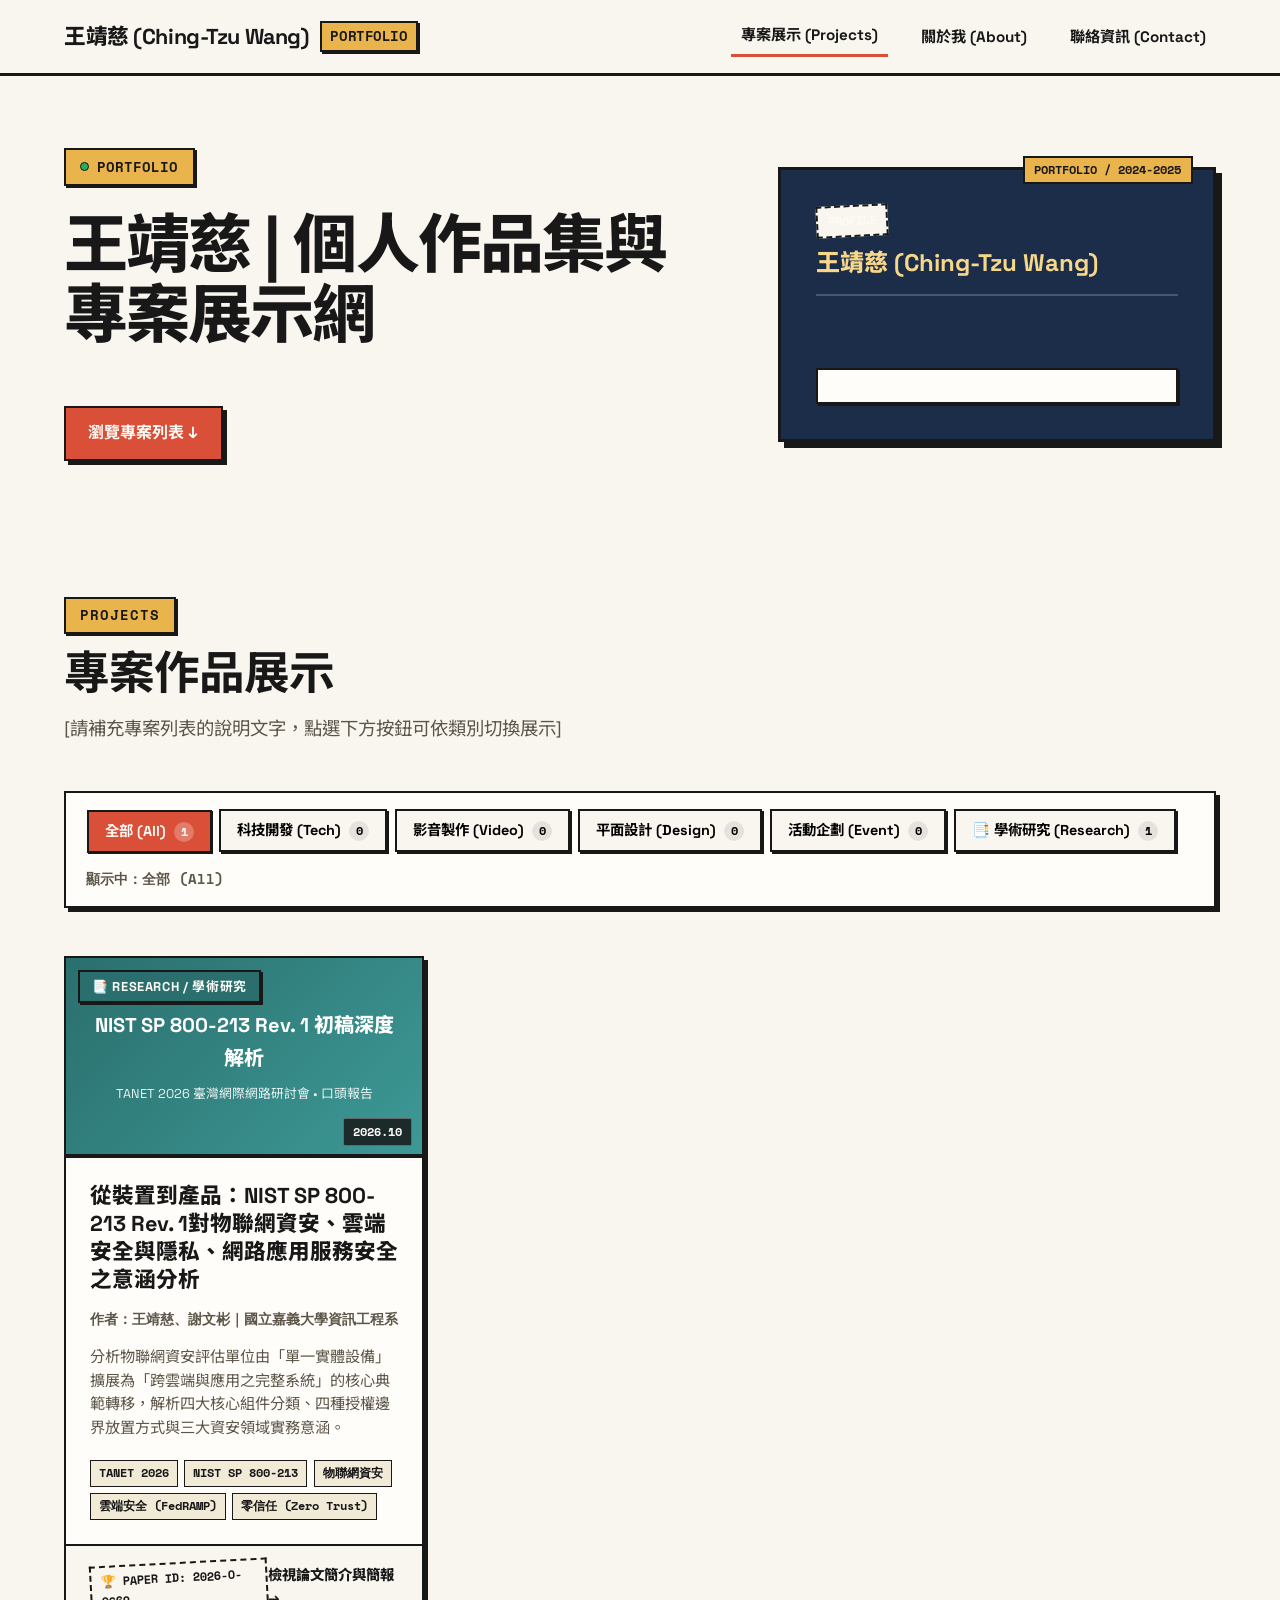
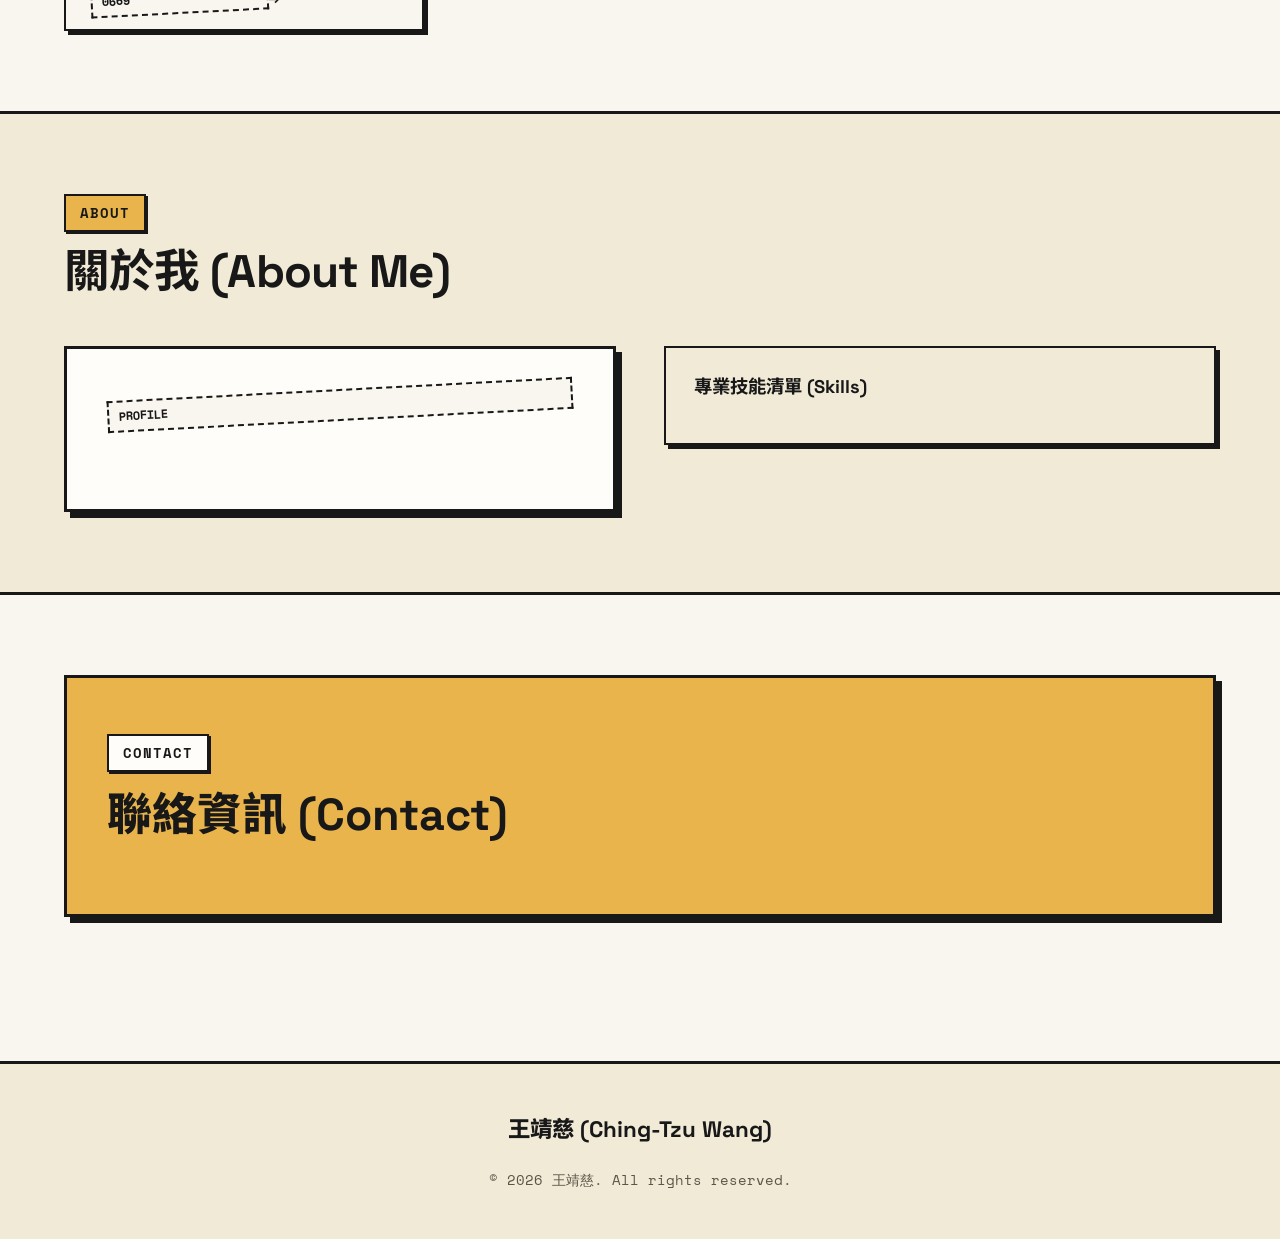
<file: index.html>
<!DOCTYPE html>
<html lang="zh-TW">
<head>
  <meta charset="UTF-8">
  <meta name="viewport" content="width=device-width, initial-scale=1.0">
  <title>王靖慈 | 個人作品集與專案展示網</title>
  
  <!-- Google Fonts -->
  <link rel="preconnect" href="https://fonts.googleapis.com">
  <link rel="preconnect" href="https://fonts.gstatic.com" crossorigin>
  <link href="https://fonts.googleapis.com/css2?family=Noto+Sans+TC:wght@400;500;700;900&family=Noto+Serif+TC:wght@600;900&family=Playfair+Display:ital,wght@0,700;1,700&family=Plus+Jakarta+Sans:wght@400;500;600;700&family=Space+Grotesk:wght@600;700;800&family=Space+Mono:wght@400;700&display=swap" rel="stylesheet">
  
  <!-- Core Stylesheet -->
  <link rel="stylesheet" href="assets/css/style.css">
</head>
<body>

  <!-- ==========================================================================
       1. Navigation Bar (導覽列)
       ========================================================================== -->
  <header class="site-nav">
    <div class="container nav-container">
      <a href="index.html" class="nav-logo">
        <span>王靖慈 (Ching-Tzu Wang)</span>
        <span class="nav-logo-badge">PORTFOLIO</span>
      </a>

      <button class="nav-mobile-toggle" aria-label="切換選單" aria-expanded="false">
        ☰
      </button>

      <nav class="nav-links">
        <a href="#projects" class="nav-link active">專案展示 (Projects)</a>
        <a href="#about" class="nav-link">關於我 (About)</a>
        <a href="#contact" class="nav-link">聯絡資訊 (Contact)</a>
      </nav>
    </div>
  </header>

  <!-- ==========================================================================
       2. Hero Section (自我介紹區)
       ========================================================================== -->
  <section class="section hero-section">
    <div class="container hero-grid">
      <!-- 簡介文字區 -->
      <div class="hero-content">
        <div class="hero-pill-badge">
          <span class="indicator"></span>
          <span>PORTFOLIO</span>
        </div>

        <h1 class="hero-title">
          王靖慈 | 個人作品集與專案展示網
        </h1>

        <p class="hero-lead">
          <!-- 自我介紹待補充 -->
        </p>

        <div class="hero-cta-group">
          <a href="#projects" class="btn btn-primary">瀏覽專案列表 ↓</a>
        </div>
      </div>

      <!-- 復古資訊卡片 -->
      <div class="hero-visual-card">
        <div class="hero-card-header">
          <span class="stamp">PROFILE</span>
          <h2 class="role-title" style="margin-top: 0.75rem;">王靖慈 (Ching-Tzu Wang)</h2>
        </div>

        <p style="font-size: 0.95rem; line-height: 1.6;">
          <!-- 個人簡介待補充 -->
        </p>

        <div class="hero-card-tags">
          <!-- 標籤待補充 -->
        </div>

        <div class="hero-card-footer">
          <p><!-- 引言待補充 --></p>
        </div>
      </div>
    </div>
  </section>

  <!-- ==========================================================================
       3. Projects Showcase Section (專案動態篩選器與網格)
       ========================================================================== -->
  <section id="projects" class="section">
    <div class="container">
      <div class="section-header">
        <span class="section-tag">PROJECTS</span>
        <h2 class="section-title">專案作品展示</h2>
        <p class="section-subtitle">
          [請補充專案列表的說明文字，點選下方按鈕可依類別切換展示]
        </p>
      </div>

      <!-- 篩選器 (Filter Bar) -->
      <div class="filter-wrapper">
        <nav class="filter-nav" aria-label="專案類別篩選">
          <button class="filter-btn active" data-filter="all">
            全部 (All) <span class="count">0</span>
          </button>
          <button class="filter-btn" data-filter="tech">
            科技開發 (Tech) <span class="count">0</span>
          </button>
          <button class="filter-btn" data-filter="video">
            影音製作 (Video) <span class="count">0</span>
          </button>
          <button class="filter-btn" data-filter="design">
            平面設計 (Design) <span class="count">0</span>
          </button>
          <button class="filter-btn" data-filter="event">
            活動企劃 (Event) <span class="count">0</span>
          </button>
          <button class="filter-btn" data-filter="research">
            📑 學術研究 (Research) <span class="count">0</span>
          </button>
        </nav>
        <div class="filter-info">
          顯示中：全部 (All)
        </div>
      </div>

      <!-- 專案網格 (Projects Grid) -->
      <div class="projects-grid">
        <!-- 
          【專案卡片放置區】
          當新增專案時，請依據以下卡片結構在此處插入新卡片，並確保具備對應的 data-category 屬性。
        -->
        <!-- TANET 2026 研討會論文專案 -->
        <article class="project-card" data-category="research">
          <div class="card-media">
            <div class="card-media-placeholder bg-research">
              <span>NIST SP 800-213 Rev. 1 初稿深度解析</span>
              <small style="font-size: 0.8rem; font-weight: normal; opacity: 0.9;">TANET 2026 臺灣網際網路研討會 • 口頭報告</small>
            </div>
            <div class="card-media-badge">
              <span class="badge badge-research">📑 RESEARCH / 學術研究</span>
            </div>
            <div class="card-media-timeline">2026.10</div>
          </div>

          <div class="card-body">
            <h3 class="card-title">
              <a href="projects/2026-10-tanet-nist-sp800-213r1.html">從裝置到產品：NIST SP 800-213 Rev. 1對物聯網資安、雲端安全與隱私、網路應用服務安全之意涵分析</a>
            </h3>
            <div class="card-role-meta">
              <span>作者：王靖慈、謝文彬｜國立嘉義大學資訊工程系</span>
            </div>
            <p class="card-excerpt">
              分析物聯網資安評估單位由「單一實體設備」擴展為「跨雲端與應用之完整系統」的核心典範轉移，解析四大核心組件分類、四種授權邊界放置方式與三大資安領域實務意涵。
            </p>
            <div class="card-tags">
              <span class="card-tag-item">TANET 2026</span>
              <span class="card-tag-item">NIST SP 800-213</span>
              <span class="card-tag-item">物聯網資安</span>
              <span class="card-tag-item">雲端安全 (FedRAMP)</span>
              <span class="card-tag-item">零信任 (Zero Trust)</span>
            </div>
          </div>

          <div class="card-footer">
            <span class="stamp">🏆 Paper ID: 2026-O-0669</span>
            <a href="projects/2026-10-tanet-nist-sp800-213r1.html" class="learn-more">
              檢視論文簡介與簡報 →
            </a>
          </div>
        </article>
      </div>

      <!-- 無符合專案之空狀態提示 (Empty State) -->
      <div class="empty-state" style="display: none;">
        <h3 style="font-size: 1.5rem; margin-bottom: 0.5rem;">此分類目前尚無專案</h3>
        <p style="color: var(--text-muted); margin-bottom: 1.5rem;">點擊下方按鈕可回到全部專案列表。</p>
        <button class="btn btn-mustard" onclick="document.querySelector('.filter-btn[data-filter=\'all\']').click()">顯示全部作品</button>
      </div>

    </div>
  </section>

  <!-- ==========================================================================
       4. About Section (關於我)
       ========================================================================== -->
  <section id="about" class="section" style="background-color: var(--bg-secondary); border-top: var(--border-width-thick) solid var(--border-dark); border-bottom: var(--border-width-thick) solid var(--border-dark);">
    <div class="container">
      <div class="section-header">
        <span class="section-tag">ABOUT</span>
        <h2 class="section-title">關於我 (About Me)</h2>
      </div>

      <div class="about-grid">
        <div class="about-card-left">
          <span class="stamp">PROFILE</span>
          <h3 style="font-size: 1.5rem; line-height: 1.3;">
            <!-- 理念或簡介待補充 -->
          </h3>
          <p style="color: var(--text-muted); line-height: 1.7;">
            <!-- 個人經歷待補充 -->
          </p>
        </div>

        <div class="about-card-right">
          <div class="skill-matrix-card">
            <h4 class="skill-matrix-title">專業技能清單 (Skills)</h4>
            <div class="skill-pill-list">
              <!-- 技能標籤待補充 -->
            </div>
          </div>
        </div>
      </div>
    </div>
  </section>

  <!-- ==========================================================================
       5. Contact Section (聯絡資訊)
       ========================================================================== -->
  <section id="contact" class="section">
    <div class="container">
      <div class="contact-box">
        <div>
          <span class="section-tag" style="background-color: var(--bg-card);">CONTACT</span>
          <h2 style="font-size: clamp(2rem, 4vw, 2.8rem); margin: 1rem 0; font-weight: 800;">
            聯絡資訊 (Contact)
          </h2>
          <p style="font-size: 1.15rem; line-height: 1.6; max-width: 540px;">
            <!-- 聯絡說明待補充 -->
          </p>
        </div>

        <div class="contact-links">
          <!-- 聯絡方式待補充 -->
        </div>
      </div>
    </div>
  </section>

  <!-- ==========================================================================
       6. Footer (頁尾)
       ========================================================================== -->
  <footer class="site-footer">
    <div class="container footer-content">
      <div class="footer-brand">
        王靖慈 (Ching-Tzu Wang)
      </div>
      <div class="footer-meta">
        © 2026 王靖慈. All rights reserved.
      </div>
    </div>
  </footer>

  <!-- 回到頂端按鈕 -->
  <button class="back-to-top" aria-label="回到頁面頂端">↑</button>

  <!-- 核心腳本 -->
  <script src="assets/js/main.js"></script>
</body>
</html>
</file>
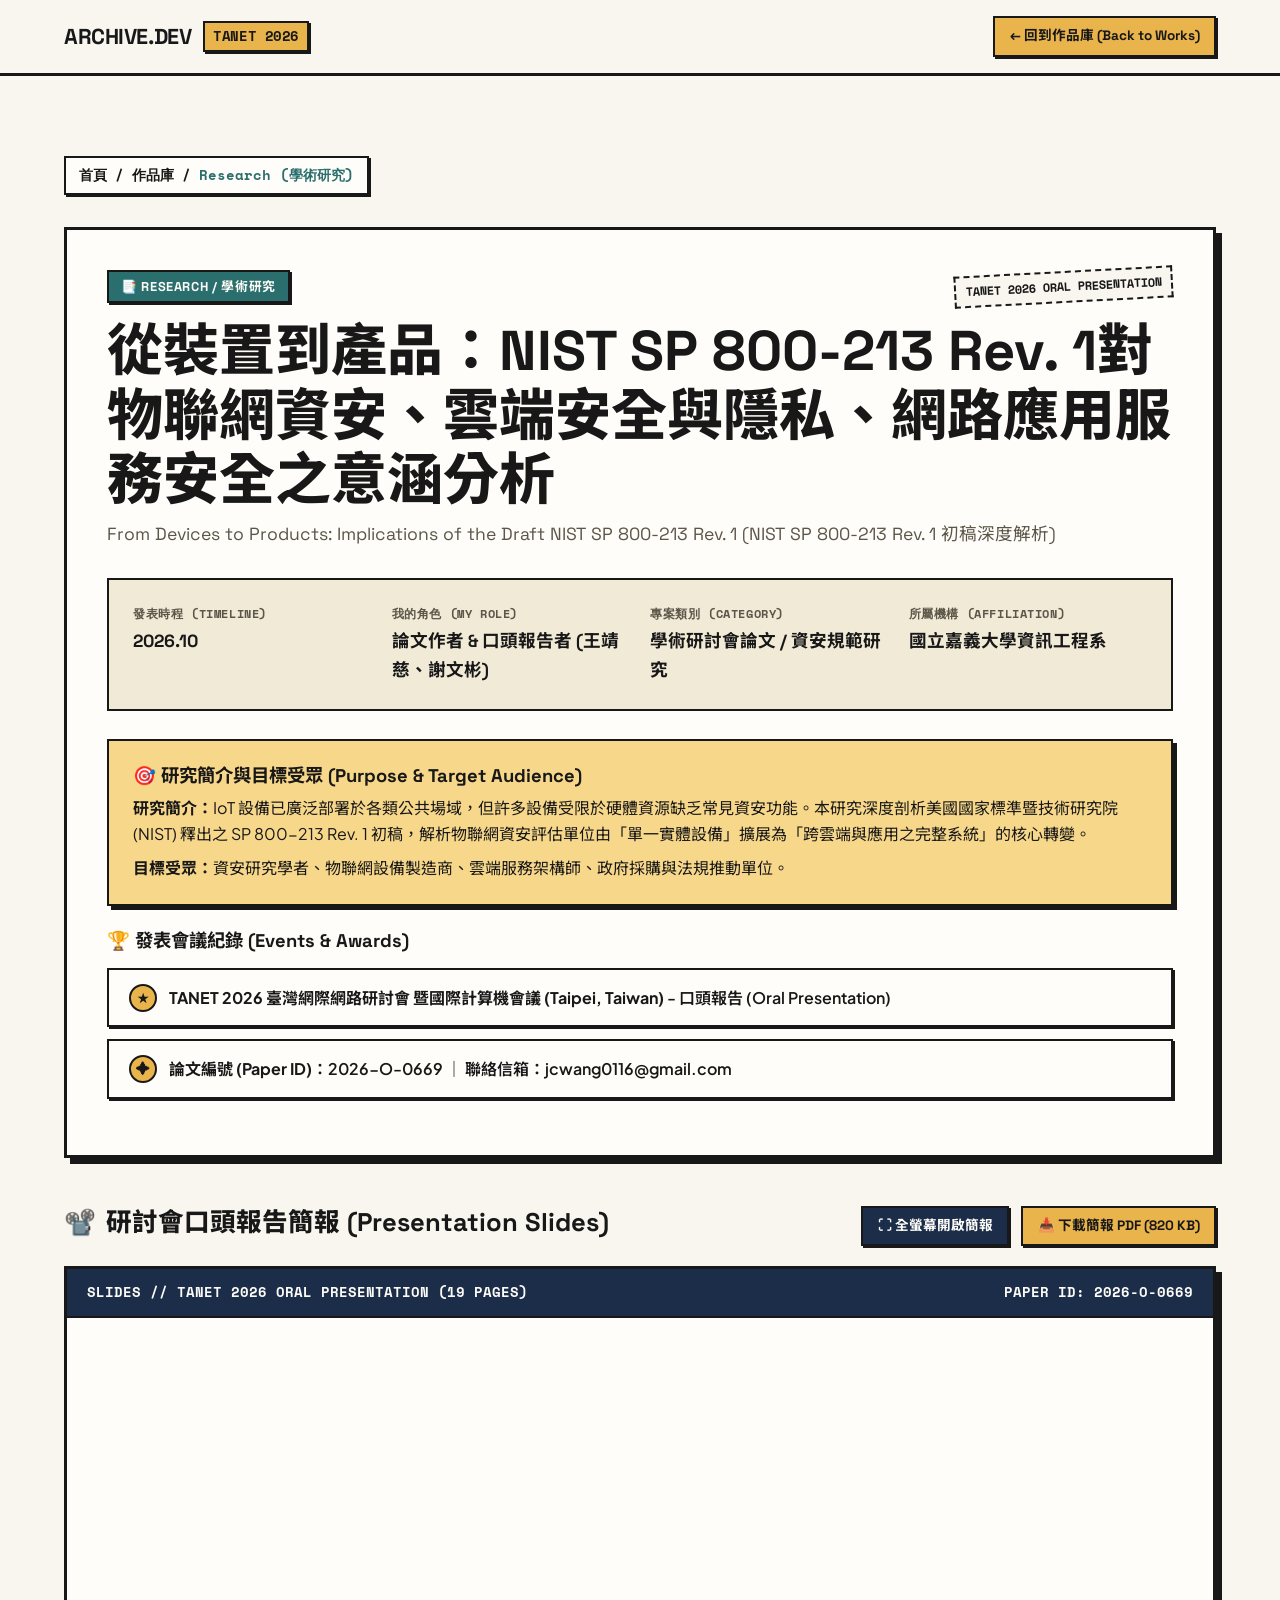
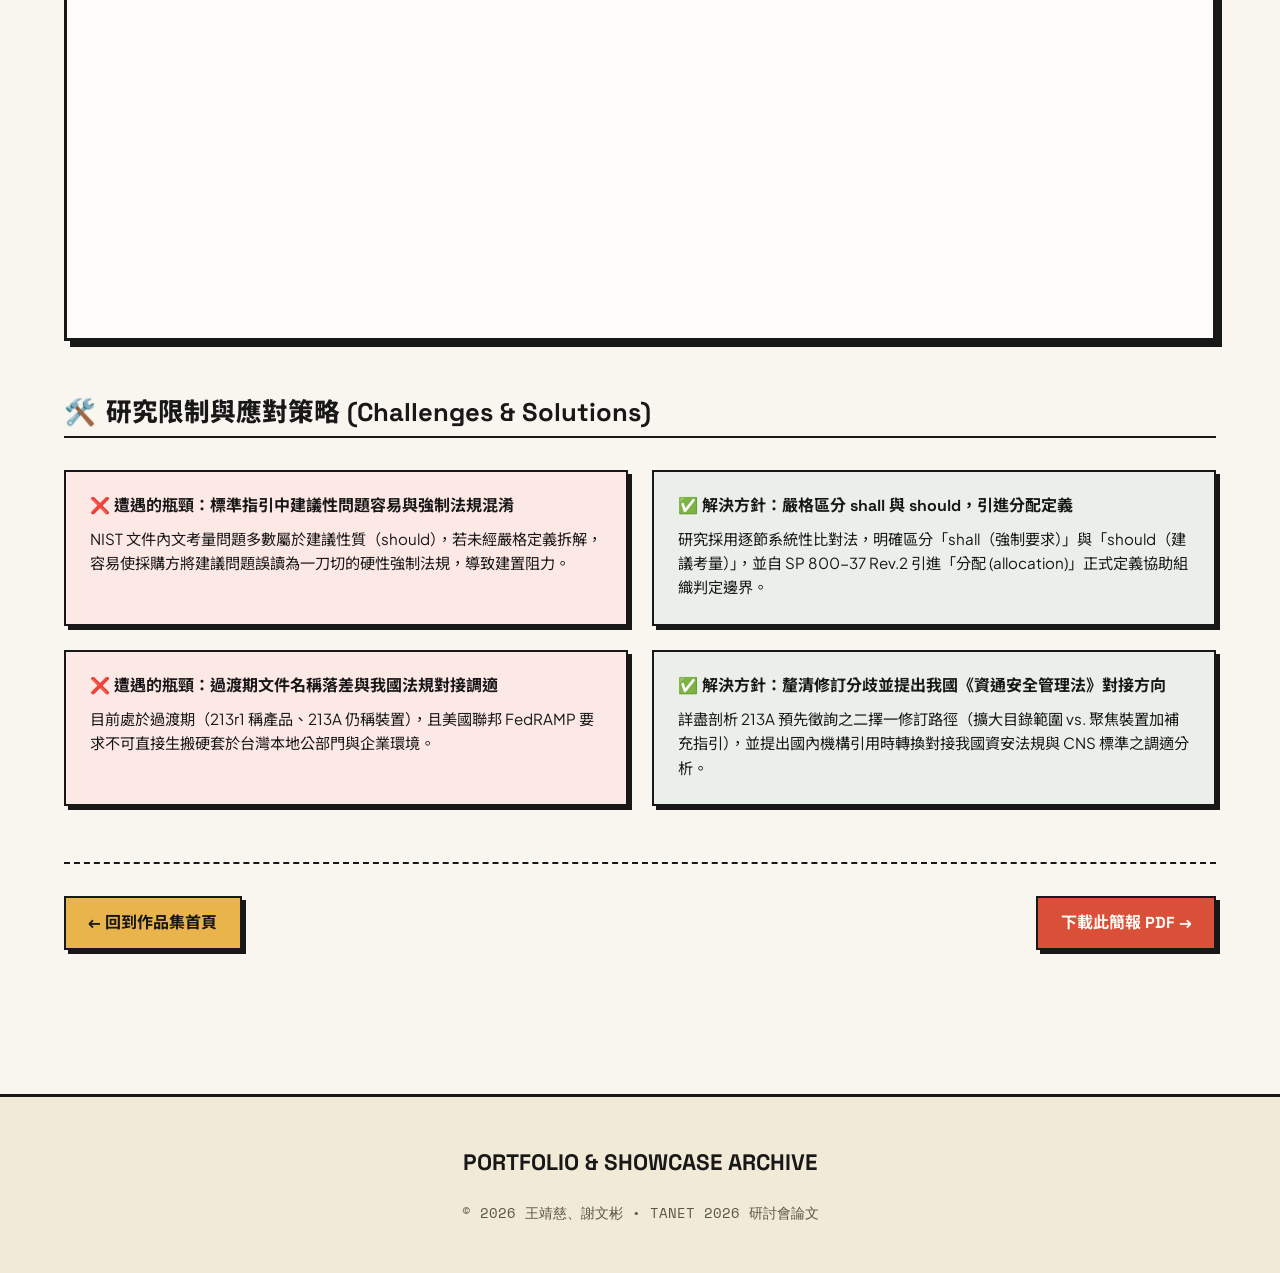
<file: projects/2026-10-tanet-nist-sp800-213r1.html>
<!DOCTYPE html>
<html lang="zh-TW">
<head>
  <meta charset="UTF-8">
  <meta name="viewport" content="width=device-width, initial-scale=1.0">
  <title>從裝置到產品：NIST SP 800-213 Rev. 1 初稿深度解析 | TANET 2026</title>
  
  <link rel="preconnect" href="https://fonts.googleapis.com">
  <link rel="preconnect" href="https://fonts.gstatic.com" crossorigin>
  <link href="https://fonts.googleapis.com/css2?family=Noto+Sans+TC:wght@400;500;700;900&family=Noto+Serif+TC:wght@600;900&family=Plus+Jakarta+Sans:wght@400;500;600;700&family=Space+Grotesk:wght@600;700;800&family=Space+Mono:wght@400;700&display=swap" rel="stylesheet">
  
  <link rel="stylesheet" href="../assets/css/style.css">
</head>
<body>

  <!-- Site Navigation -->
  <header class="site-nav">
    <div class="container nav-container">
      <a href="../index.html" class="nav-logo">
        <span>ARCHIVE.DEV</span>
        <span class="nav-logo-badge">TANET 2026</span>
      </a>
      <a href="../index.html#projects" class="btn btn-sm btn-mustard">
        ← 回到作品庫 (Back to Works)
      </a>
    </div>
  </header>

  <main class="section">
    <div class="container">
      <!-- Breadcrumb -->
      <nav class="breadcrumb" aria-label="路徑導覽">
        <a href="../index.html">首頁</a>
        <span>/</span>
        <a href="../index.html#projects">作品庫</a>
        <span>/</span>
        <span style="color: var(--cat-research); font-weight: 800;">Research (學術研究)</span>
      </nav>

      <!-- ======================================================================
           A. 共通資訊區塊 (Header / Meta Data) - 精簡簡介
           ====================================================================== -->
      <!-- Project Info Start -->
      <header class="project-header">
        <div style="display: flex; flex-wrap: wrap; align-items: center; justify-content: space-between; gap: 1rem;">
          <span class="badge badge-research">📑 RESEARCH / 學術研究</span>
          <span class="stamp">TANET 2026 ORAL PRESENTATION</span>
        </div>

        <h1 class="project-title">
          從裝置到產品：NIST SP 800-213 Rev. 1對物聯網資安、雲端安全與隱私、網路應用服務安全之意涵分析
        </h1>
        <p style="font-family: var(--font-heading); font-size: 1.1rem; color: var(--text-muted); margin-top: -0.5rem; margin-bottom: 1.5rem;">
          From Devices to Products: Implications of the Draft NIST SP 800-213 Rev. 1 (NIST SP 800-213 Rev. 1 初稿深度解析)
        </p>

        <!-- Meta Data Grid -->
        <div class="meta-info-grid">
          <div class="meta-info-item">
            <span class="meta-info-label">發表時程 (Timeline)</span>
            <span class="meta-info-value">2026.10</span>
          </div>
          <div class="meta-info-item">
            <span class="meta-info-label">我的角色 (My Role)</span>
            <span class="meta-info-value">論文作者 &amp; 口頭報告者 (王靖慈、謝文彬)</span>
          </div>
          <div class="meta-info-item">
            <span class="meta-info-label">專案類別 (Category)</span>
            <span class="meta-info-value">學術研討會論文 / 資安規範研究</span>
          </div>
          <div class="meta-info-item">
            <span class="meta-info-label">所屬機構 (Affiliation)</span>
            <span class="meta-info-value">國立嘉義大學資訊工程系</span>
          </div>
        </div>

        <!-- Purpose & Target Audience -->
        <div class="purpose-box">
          <h4>🎯 研究簡介與目標受眾 (Purpose &amp; Target Audience)</h4>
          <p style="margin-bottom: 0.5rem; line-height: 1.6;">
            <strong>研究簡介：</strong>IoT 設備已廣泛部署於各類公共場域，但許多設備受限於硬體資源缺乏常見資安功能。本研究深度剖析美國國家標準暨技術研究院 (NIST) 釋出之 SP 800-213 Rev. 1 初稿，解析物聯網資安評估單位由「單一實體設備」擴展為「跨雲端與應用之完整系統」的核心轉變。
          </p>
          <p style="line-height: 1.6;">
            <strong>目標受眾：</strong>資安研究學者、物聯網設備製造商、雲端服務架構師、政府採購與法規推動單位。
          </p>
        </div>

        <!-- Events & Awards -->
        <div style="margin-top: 1.5rem;">
          <h4 style="font-size: 1.15rem; margin-bottom: 0.75rem;">🏆 發表會議紀錄 (Events &amp; Awards)</h4>
          <div class="awards-list">
            <div class="award-item">
              <span class="award-badge-icon">★</span>
              <div>
                <strong>TANET 2026 臺灣網際網路研討會 暨國際計算機會議 (Taipei, Taiwan)</strong> - 口頭報告 (Oral Presentation)
              </div>
            </div>
            <div class="award-item">
              <span class="award-badge-icon">✦</span>
              <div>
                <strong>論文編號 (Paper ID)</strong>：2026-O-0669 ｜ 聯絡信箱：jcwang0116@gmail.com
              </div>
            </div>
          </div>
        </div>
      </header>
      <!-- Project Info End -->


      <!-- ======================================================================
           B. 動態擴充資訊區塊：直接附上簡報 (Slide Presentation Viewer)
           ====================================================================== -->
      <!-- Dynamic Content Presentation Start -->
      <section class="detail-section-block">
        <div style="display: flex; flex-wrap: wrap; align-items: center; justify-content: space-between; gap: 1rem; margin-bottom: 1.25rem;">
          <h2 class="detail-block-title" style="margin-bottom: 0; border-bottom: none;">
            <span>📽️</span> 研討會口頭報告簡報 (Presentation Slides)
          </h2>
          <div style="display: flex; flex-wrap: wrap; gap: 0.75rem;">
            <a href="../assets/docs/tanet-nist-sp800-213r1-slides.pdf" target="_blank" rel="noopener noreferrer" class="btn btn-sm btn-navy">
              ⛶ 全螢幕開啟簡報
            </a>
            <a href="../assets/docs/tanet-nist-sp800-213r1-slides.pdf" download class="btn btn-sm btn-mustard">
              📥 下載簡報 PDF (820 KB)
            </a>
          </div>
        </div>

        <!-- 內嵌簡報 PDF 播放器 -->
        <div style="border: var(--border-width-thick) solid var(--border-dark); box-shadow: var(--shadow-retro-lg); background-color: var(--bg-card); overflow: hidden;">
          <div style="background-color: var(--color-navy); color: var(--text-light); padding: 0.75rem 1.25rem; font-family: var(--font-mono); font-size: 0.85rem; font-weight: 700; display: flex; justify-content: space-between; align-items: center; border-bottom: var(--border-width) solid var(--border-dark);">
            <span>SLIDES // TANET 2026 ORAL PRESENTATION (19 PAGES)</span>
            <span>PAPER ID: 2026-O-0669</span>
          </div>

          <iframe 
            src="../assets/docs/tanet-nist-sp800-213r1-slides.pdf#toolbar=1&navpanes=0&view=FitH" 
            title="TANET 2026 研討會口頭報告簡報" 
            width="100%" 
            height="620px" 
            style="border: none; display: block;">
            <p style="padding: 2rem; text-align: center;">
              您的瀏覽器不支援直接內嵌 PDF，請點此
              <a href="../assets/docs/tanet-nist-sp800-213r1-slides.pdf" target="_blank" class="btn btn-mustard" style="margin-left: 0.5rem;">
                直接下載或檢視簡報檔案
              </a>
            </p>
          </iframe>
        </div>
      </section>
      <!-- Dynamic Content Presentation End -->


      <!-- ======================================================================
           C. 遇到的困難與解決方法 (Challenges & Solutions)
           ====================================================================== -->
      <!-- Challenges & Solutions Start -->
      <section class="detail-section-block">
        <h2 class="detail-block-title">
          <span>🛠️</span> 研究限制與應對策略 (Challenges &amp; Solutions)
        </h2>

        <div class="challenges-grid">
          <!-- Challenge 1 -->
          <div class="challenge-card">
            <h4>❌ 遭遇的瓶頸：標準指引中建議性問題容易與強制法規混淆</h4>
            <p style="line-height: 1.6; font-size: 0.95rem;">
              NIST 文件內文考量問題多數屬於建議性質（should），若未經嚴格定義拆解，容易使採購方將建議問題誤讀為一刀切的硬性強制法規，導致建置阻力。
            </p>
          </div>
          <!-- Solution 1 -->
          <div class="solution-card">
            <h4>✅ 解決方針：嚴格區分 shall 與 should，引進分配定義</h4>
            <p style="line-height: 1.6; font-size: 0.95rem;">
              研究採用逐節系統性比對法，明確區分「shall（強制要求）」與「should（建議考量）」，並自 SP 800-37 Rev.2 引進「分配 (allocation)」正式定義協助組織判定邊界。
            </p>
          </div>

          <!-- Challenge 2 -->
          <div class="challenge-card">
            <h4>❌ 遭遇的瓶頸：過渡期文件名稱落差與我國法規對接調適</h4>
            <p style="line-height: 1.6; font-size: 0.95rem;">
              目前處於過渡期（213r1 稱產品、213A 仍稱裝置），且美國聯邦 FedRAMP 要求不可直接生搬硬套於台灣本地公部門與企業環境。
            </p>
          </div>
          <!-- Solution 2 -->
          <div class="solution-card">
            <h4>✅ 解決方針：釐清修訂分歧並提出我國《資通安全管理法》對接方向</h4>
            <p style="line-height: 1.6; font-size: 0.95rem;">
              詳盡剖析 213A 預先徵詢之二擇一修訂路徑（擴大目錄範圍 vs. 聚焦裝置加補充指引），並提出國內機構引用時轉換對接我國資安法規與 CNS 標準之調適分析。
            </p>
          </div>
        </div>
      </section>
      <!-- Challenges & Solutions End -->

      <!-- Bottom Navigation -->
      <div style="margin-top: 3rem; display: flex; justify-content: space-between; align-items: center; padding-top: 2rem; border-top: 2px dashed var(--border-dark);">
        <a href="../index.html#projects" class="btn btn-mustard">← 回到作品集首頁</a>
        <a href="../assets/docs/tanet-nist-sp800-213r1-slides.pdf" target="_blank" rel="noopener noreferrer" class="btn btn-primary">下載此簡報 PDF →</a>
      </div>

    </div>
  </main>

  <!-- Footer -->
  <footer class="site-footer">
    <div class="container footer-content">
      <div class="footer-brand">PORTFOLIO &amp; SHOWCASE ARCHIVE</div>
      <div class="footer-meta">© 2026 王靖慈、謝文彬 • TANET 2026 研討會論文</div>
    </div>
  </footer>

  <script src="../assets/js/main.js"></script>
</body>
</html>
</file>
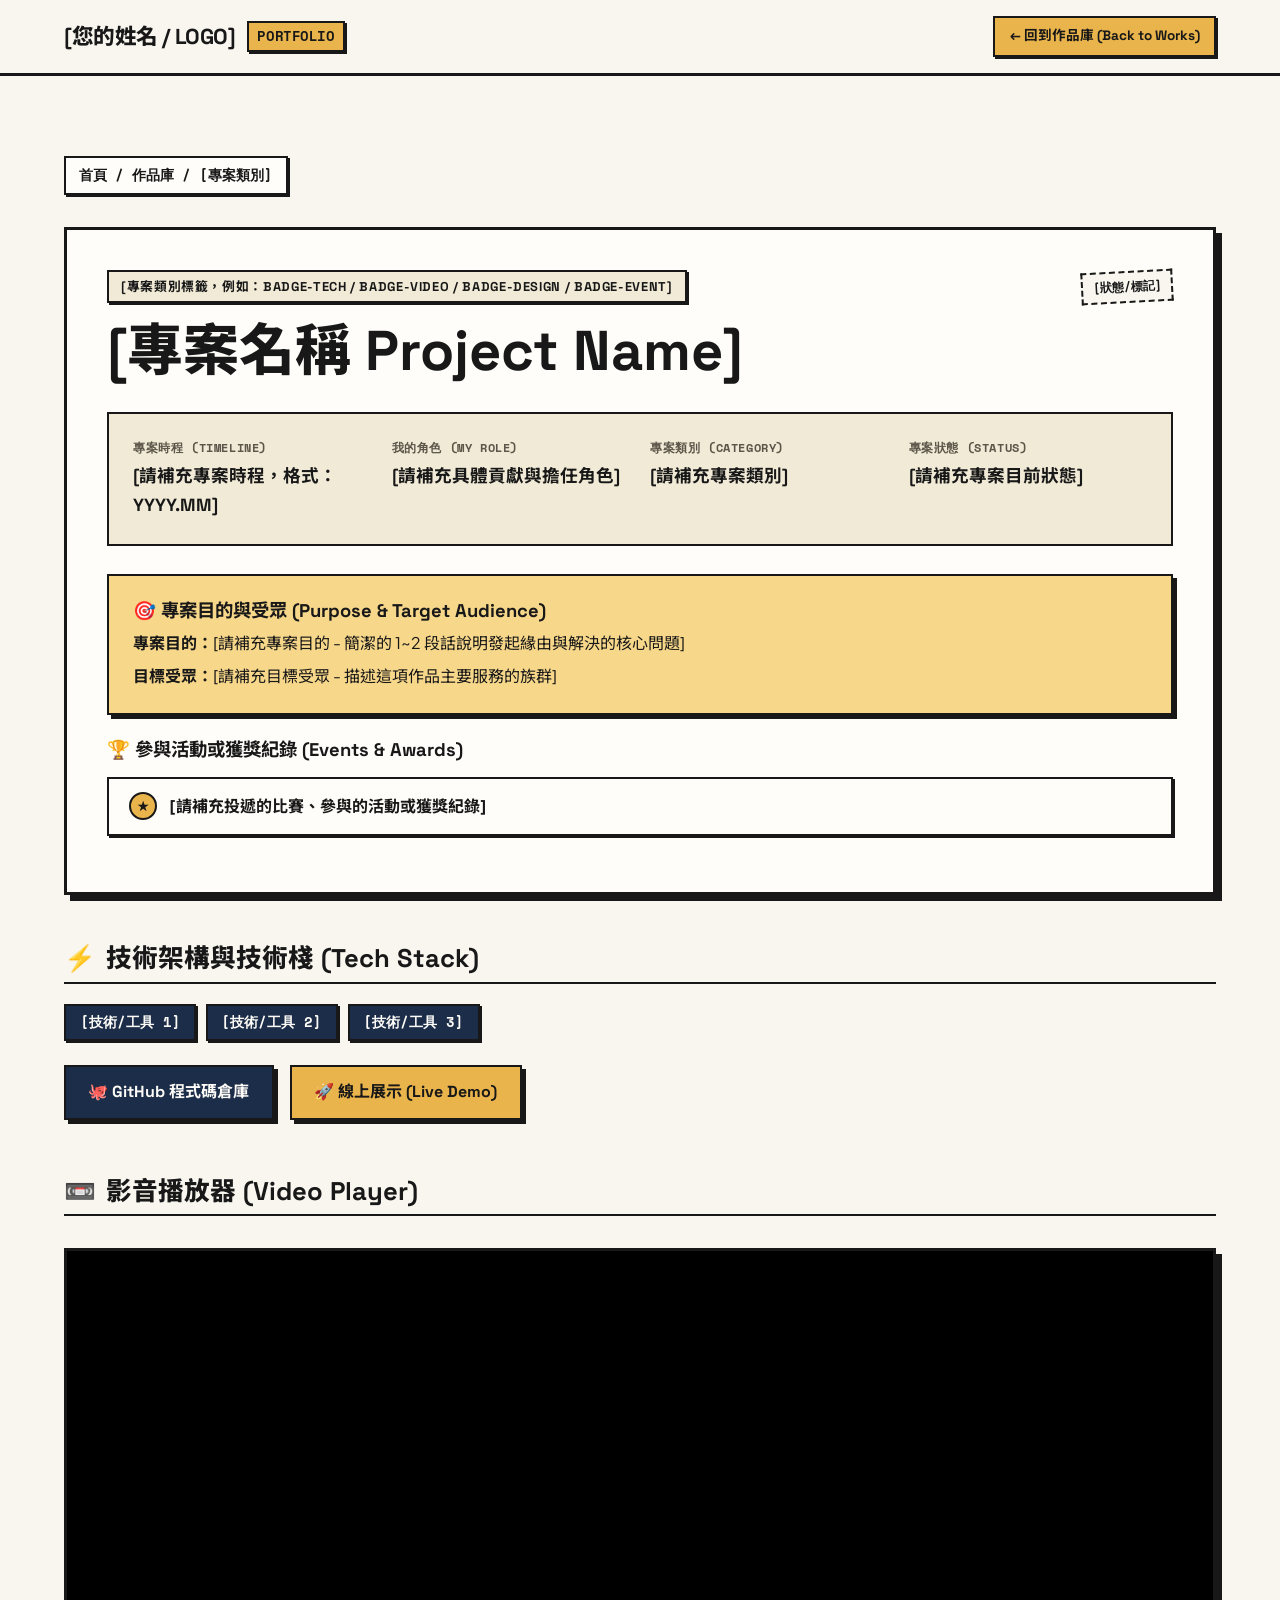
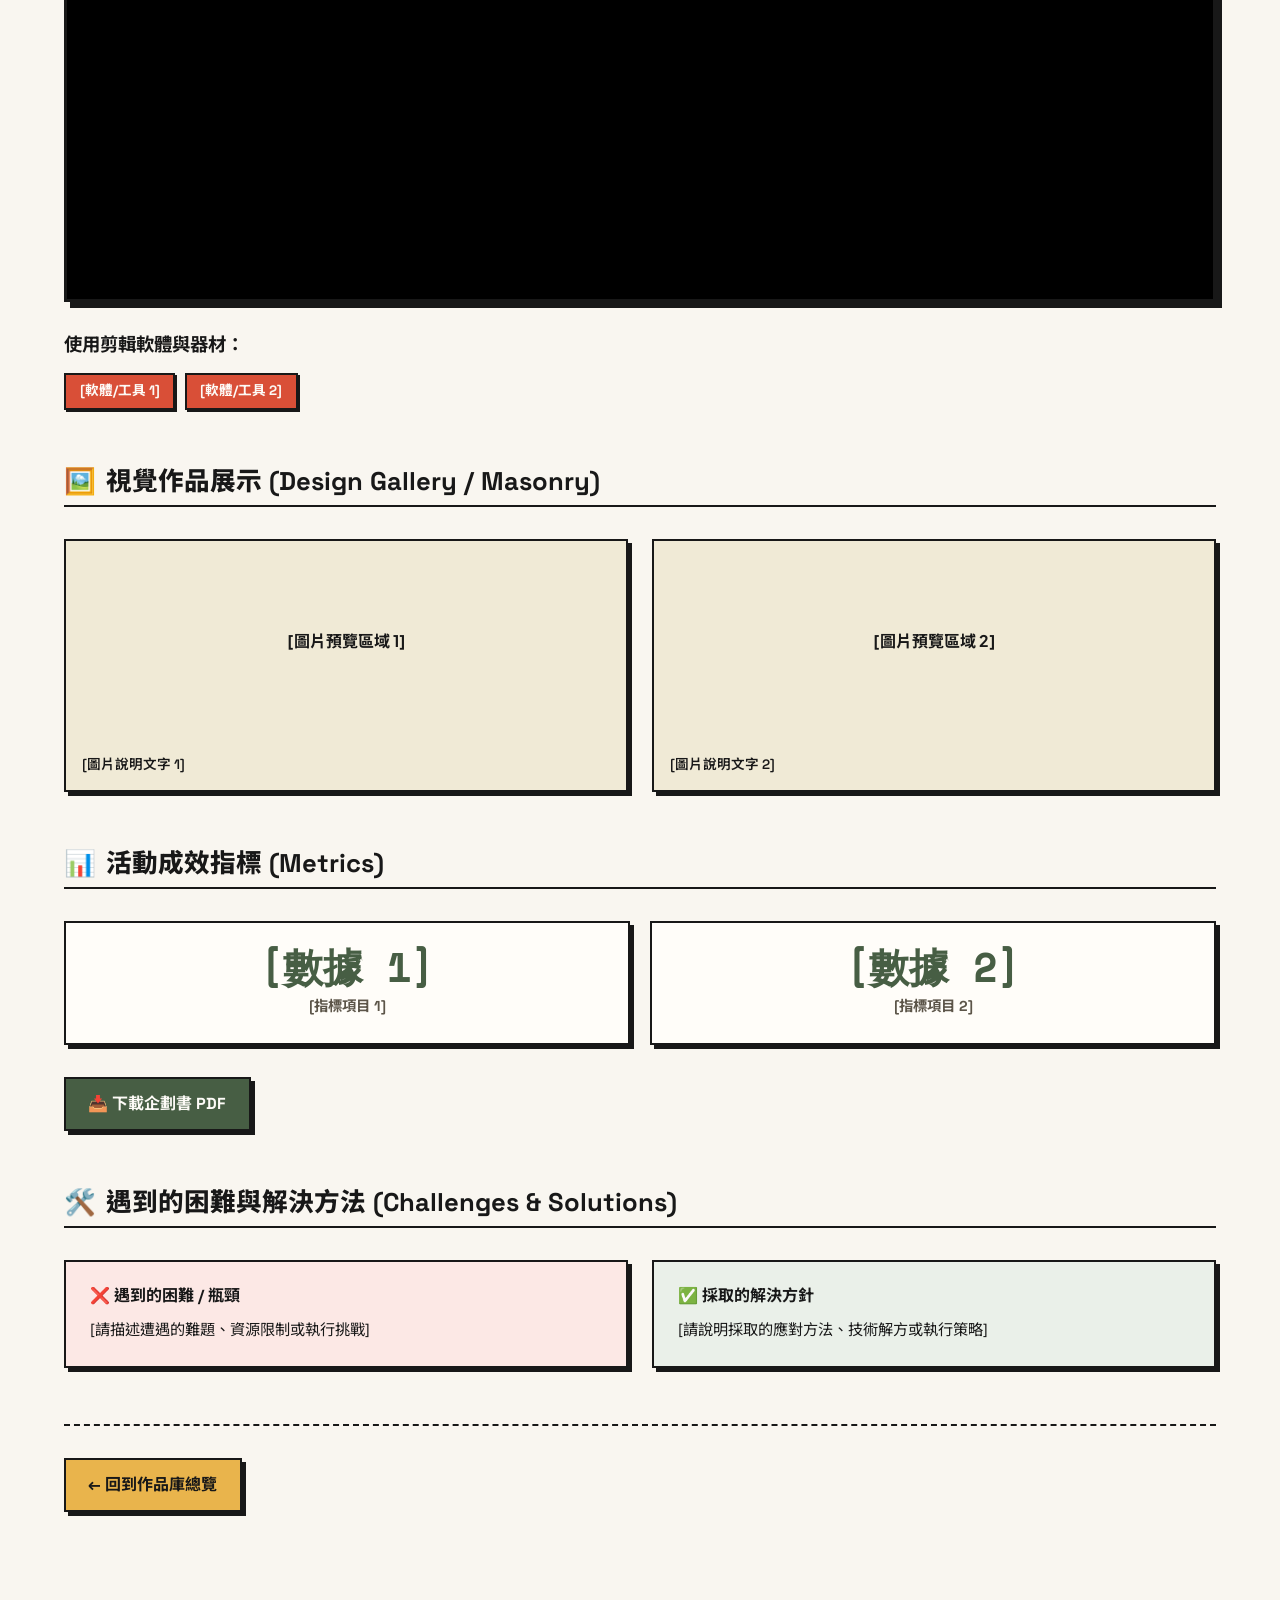
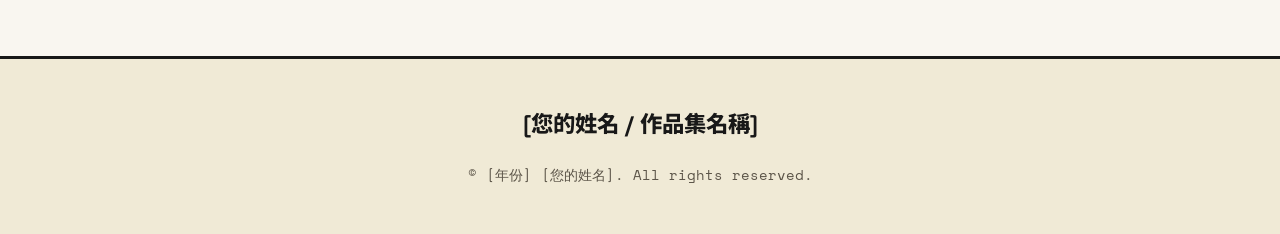
<file: projects/template.html>
<!DOCTYPE html>
<html lang="zh-TW">
<head>
  <meta charset="UTF-8">
  <meta name="viewport" content="width=device-width, initial-scale=1.0">
  <title>[專案名稱] | 專案詳情</title>
  
  <link rel="preconnect" href="https://fonts.googleapis.com">
  <link rel="preconnect" href="https://fonts.gstatic.com" crossorigin>
  <link href="https://fonts.googleapis.com/css2?family=Noto+Sans+TC:wght@400;500;700;900&family=Noto+Serif+TC:wght@600;900&family=Plus+Jakarta+Sans:wght@400;500;600;700&family=Space+Grotesk:wght@600;700;800&family=Space+Mono:wght@400;700&display=swap" rel="stylesheet">
  
  <link rel="stylesheet" href="../assets/css/style.css">
</head>
<body>

  <!-- Site Navigation -->
  <header class="site-nav">
    <div class="container nav-container">
      <a href="../index.html" class="nav-logo">
        <span>[您的姓名 / LOGO]</span>
        <span class="nav-logo-badge">PORTFOLIO</span>
      </a>
      <a href="../index.html#projects" class="btn btn-sm btn-mustard">
        ← 回到作品庫 (Back to Works)
      </a>
    </div>
  </header>

  <main class="section">
    <div class="container">
      <!-- Breadcrumb -->
      <nav class="breadcrumb" aria-label="路徑導覽">
        <a href="../index.html">首頁</a>
        <span>/</span>
        <a href="../index.html#projects">作品庫</a>
        <span>/</span>
        <span style="font-weight: 800;">[專案類別]</span>
      </nav>

      <!-- ======================================================================
           A. 共通資訊區塊 (Header / Meta Data)
           ====================================================================== -->
      <!-- Project Info Start -->
      <header class="project-header">
        <div style="display: flex; flex-wrap: wrap; align-items: center; justify-content: space-between; gap: 1rem;">
          <span class="badge">[專案類別標籤，例如：badge-tech / badge-video / badge-design / badge-event]</span>
          <span class="stamp">[狀態/標記]</span>
        </div>

        <h1 class="project-title">
          [專案名稱 Project Name]
        </h1>

        <!-- Meta Data Grid -->
        <div class="meta-info-grid">
          <div class="meta-info-item">
            <span class="meta-info-label">專案時程 (Timeline)</span>
            <span class="meta-info-value">[請補充專案時程，格式：YYYY.MM]</span>
          </div>
          <div class="meta-info-item">
            <span class="meta-info-label">我的角色 (My Role)</span>
            <span class="meta-info-value">[請補充具體貢獻與擔任角色]</span>
          </div>
          <div class="meta-info-item">
            <span class="meta-info-label">專案類別 (Category)</span>
            <span class="meta-info-value">[請補充專案類別]</span>
          </div>
          <div class="meta-info-item">
            <span class="meta-info-label">專案狀態 (Status)</span>
            <span class="meta-info-value">[請補充專案目前狀態]</span>
          </div>
        </div>

        <!-- Purpose & Target Audience -->
        <div class="purpose-box">
          <h4>🎯 專案目的與受眾 (Purpose &amp; Target Audience)</h4>
          <p style="margin-bottom: 0.5rem; line-height: 1.6;">
            <strong>專案目的：</strong>[請補充專案目的 - 簡潔的 1~2 段話說明發起緣由與解決的核心問題]
          </p>
          <p style="line-height: 1.6;">
            <strong>目標受眾：</strong>[請補充目標受眾 - 描述這項作品主要服務的族群]
          </p>
        </div>

        <!-- Events & Awards -->
        <div style="margin-top: 1.5rem;">
          <h4 style="font-size: 1.15rem; margin-bottom: 0.75rem;">🏆 參與活動或獲獎紀錄 (Events &amp; Awards)</h4>
          <div class="awards-list">
            <div class="award-item">
              <span class="award-badge-icon">★</span>
              <div>
                <strong>[請補充投遞的比賽、參與的活動或獲獎紀錄]</strong>
              </div>
            </div>
          </div>
        </div>
      </header>
      <!-- Project Info End -->


      <!-- ======================================================================
           B. 動態擴充資訊區塊 (Dynamic Content Render)
           說明：請根據專案類型保留對應區塊，並移除不適用的區塊
           ====================================================================== -->

      <!-- 【若為 程式/技術類 (Tech)】 -->
      <!-- Dynamic Content Tech Start -->
      <section class="detail-section-block">
        <h2 class="detail-block-title">
          <span>⚡</span> 技術架構與技術棧 (Tech Stack)
        </h2>
        <div class="tech-stack-container">
          <span class="tech-tag">[技術/工具 1]</span>
          <span class="tech-tag">[技術/工具 2]</span>
          <span class="tech-tag">[技術/工具 3]</span>
        </div>
        <div class="tech-actions">
          <a href="[GitHub 網址]" target="_blank" rel="noopener noreferrer" class="btn btn-navy">
            🐙 GitHub 程式碼倉庫
          </a>
          <a href="[Demo 網址]" target="_blank" rel="noopener noreferrer" class="btn btn-mustard">
            🚀 線上展示 (Live Demo)
          </a>
        </div>
      </section>
      <!-- Dynamic Content Tech End -->

      <!-- 【若為 影音類 (Video)】 -->
      <!-- Dynamic Content Video Start -->
      <section class="detail-section-block">
        <h2 class="detail-block-title">
          <span>📼</span> 影音播放器 (Video Player)
        </h2>
        <div class="video-embed-container">
          <!-- 嵌入 YouTube / Vimeo 播放器 -->
          <iframe 
            src="https://www.youtube-nocookie.com/embed/[請填寫影片ID]" 
            title="[影片名稱]" 
            allowfullscreen>
          </iframe>
        </div>
        <div style="margin-top: 1.5rem;">
          <h3 style="font-size: 1.15rem; margin-bottom: 0.5rem;">使用剪輯軟體與器材：</h3>
          <div class="video-tools-list">
            <span class="video-tool-badge">[軟體/工具 1]</span>
            <span class="video-tool-badge">[軟體/工具 2]</span>
          </div>
        </div>
      </section>
      <!-- Dynamic Content Video End -->

      <!-- 【若為 平面/UI設計類 (Design)】 -->
      <!-- Dynamic Content Design Start -->
      <section class="detail-section-block">
        <h2 class="detail-block-title">
          <span>🖼️</span> 視覺作品展示 (Design Gallery / Masonry)
        </h2>
        <div class="design-gallery">
          <div class="gallery-item">
            <div style="height: 200px; background-color: var(--bg-secondary); display: flex; align-items: center; justify-content: center; font-weight: 700;">
              [圖片預覽區域 1]
            </div>
            <div class="gallery-caption">[圖片說明文字 1]</div>
          </div>
          <div class="gallery-item">
            <div style="height: 200px; background-color: var(--bg-secondary); display: flex; align-items: center; justify-content: center; font-weight: 700;">
              [圖片預覽區域 2]
            </div>
            <div class="gallery-caption">[圖片說明文字 2]</div>
          </div>
        </div>
      </section>
      <!-- Dynamic Content Design End -->

      <!-- 【若為 活動/企劃類 (Event)】 -->
      <!-- Dynamic Content Event Start -->
      <section class="detail-section-block">
        <h2 class="detail-block-title">
          <span>📊</span> 活動成效指標 (Metrics)
        </h2>
        <div class="metrics-row">
          <div class="metric-card">
            <div class="metric-number">[數據 1]</div>
            <div class="metric-label">[指標項目 1]</div>
          </div>
          <div class="metric-card">
            <div class="metric-number">[數據 2]</div>
            <div class="metric-label">[指標項目 2]</div>
          </div>
        </div>
        <div style="margin: 2rem 0;">
          <a href="../assets/docs/[專案名稱]-proposal.pdf" download class="btn btn-olive">
            📥 下載企劃書 PDF
          </a>
        </div>
      </section>
      <!-- Dynamic Content Event End -->


      <!-- ======================================================================
           C. 遇到的困難與解決方法 (Challenges & Solutions)
           ====================================================================== -->
      <!-- Challenges & Solutions Start -->
      <section class="detail-section-block">
        <h2 class="detail-block-title">
          <span>🛠️</span> 遇到的困難與解決方法 (Challenges &amp; Solutions)
        </h2>

        <div class="challenges-grid">
          <div class="challenge-card">
            <h4>❌ 遇到的困難 / 瓶頸</h4>
            <p style="line-height: 1.6; font-size: 0.95rem;">
              [請描述遭遇的難題、資源限制或執行挑戰]
            </p>
          </div>
          <div class="solution-card">
            <h4>✅ 採取的解決方針</h4>
            <p style="line-height: 1.6; font-size: 0.95rem;">
              [請說明採取的應對方法、技術解方或執行策略]
            </p>
          </div>
        </div>
      </section>
      <!-- Challenges & Solutions End -->

      <!-- Bottom Navigation -->
      <div style="margin-top: 3rem; display: flex; justify-content: space-between; align-items: center; padding-top: 2rem; border-top: 2px dashed var(--border-dark);">
        <a href="../index.html#projects" class="btn btn-mustard">← 回到作品庫總覽</a>
      </div>

    </div>
  </main>

  <!-- Footer -->
  <footer class="site-footer">
    <div class="container footer-content">
      <div class="footer-brand">[您的姓名 / 作品集名稱]</div>
      <div class="footer-meta">© [年份] [您的姓名]. All rights reserved.</div>
    </div>
  </footer>

  <script src="../assets/js/main.js"></script>
</body>
</html>
</file>
<file: assets/css/style.css>
/* ==========================================================================
   PORTFOLIO & PROJECT SHOWCASE - RETRO VIBRANT EDITORIAL STYLESHEET
   Style: Retro, Vibrant, Bold, Editorial-style, Thick Dark Borders, Hard Shadows
   ========================================================================== */

/* --- 1. CSS Variables & Theme Definition --- */
:root {
  /* Vintage Backgrounds */
  --bg-primary: #F9F6F0;       /* 溫潤米白紙質底色 */
  --bg-secondary: #F0EAD6;     /* 復古米黃次背景色 */
  --bg-card: #FFFDF9;          /* 卡片背景 (高亮度米白) */
  --bg-dark: #1E1E1E;          /* 復古深黑 */

  /* Retro Palette (High saturation yet warm & vintage) */
  --color-mustard: #E9B44C;    /* 芥末黃 */
  --color-mustard-light: #F7D78A;
  --color-tomato: #D94F37;     /* 番茄紅 */
  --color-tomato-light: #FCE8E5;
  --color-navy: #1B2D48;       /* 海軍深藍 */
  --color-navy-light: #E7EDF5;
  --color-orange: #E06D37;     /* 復古橘 */
  --color-orange-light: #FBECE4;
  --color-olive: #475E44;      /* 橄欖綠 */
  --color-olive-light: #EAF0E9;
  --color-accent-teal: #2A6F6D;/* 復古青藍 */

  /* Text & Border Colors */
  --text-main: #181818;        /* 墨黑主要文字 */
  --text-muted: #5C5549;       /* 復古次要灰褐文字 */
  --text-light: #FDFBF7;       /* 淺色文字 */
  --border-dark: #181818;      /* 粗黑邊框 */

  /* Category Specific Accent Colors */
  --cat-tech: #1B2D48;
  --cat-tech-bg: #E7EDF5;
  --cat-video: #D94F37;
  --cat-video-bg: #FDEEED;
  --cat-design: #E06D37;
  --cat-design-bg: #FDF1EA;
  --cat-event: #475E44;
  --cat-event-bg: #EEF3ED;
  --cat-research: #2A6F6D;     /* 學術研究 / 復古青藍 */
  --cat-research-bg: #E6F2F1;

  /* Border & Shadow Dimensions */
  --border-width: 2.5px;
  --border-width-thick: 3.5px;
  --border-radius: 6px;
  --border-radius-pill: 999px;
  --shadow-retro: 4px 4px 0px var(--border-dark);
  --shadow-retro-sm: 2px 2px 0px var(--border-dark);
  --shadow-retro-lg: 6px 6px 0px var(--border-dark);
  --shadow-retro-hover: 1px 1px 0px var(--border-dark);

  /* Typography */
  --font-heading: 'Space Grotesk', 'Noto Sans TC', sans-serif;
  --font-serif: 'Playfair Display', 'Noto Serif TC', serif;
  --font-body: 'Plus Jakarta Sans', 'Noto Sans TC', sans-serif;
  --font-mono: 'Space Mono', monospace;

  /* Layout */
  --max-width: 1200px;
  --header-height: 76px;
  --transition: all 0.2s cubic-bezier(0.16, 1, 0.3, 1);
}

/* --- 2. CSS Reset & Base Elements --- */
*, *::before, *::after {
  box-sizing: border-box;
  margin: 0;
  padding: 0;
}

html {
  font-size: 16px;
  scroll-behavior: smooth;
}

body {
  background-color: var(--bg-primary);
  /* 柔和復古點陣紙質紋理 */
  background-image: radial-gradient(var(--border-dark) 0.65px, transparent 0.65px);
  background-size: 20px 20px;
  background-attachment: fixed;
  color: var(--text-main);
  font-family: var(--font-body);
  line-height: 1.65;
  font-weight: 400;
  overflow-x: hidden;
  -webkit-font-smoothing: antialiased;
}

img, picture, video, canvas, svg {
  display: block;
  max-width: 100%;
  height: auto;
}

a {
  color: inherit;
  text-decoration: none;
}

button, input, textarea, select {
  font: inherit;
}

ul, ol {
  list-style: none;
}

/* --- 3. Typography Utility --- */
h1, h2, h3, h4, h5, h6 {
  font-family: var(--font-heading);
  font-weight: 700;
  line-height: 1.2;
  color: var(--text-main);
}

.font-serif {
  font-family: var(--font-serif);
}

.text-mustard { color: var(--color-mustard) !important; }
.text-tomato { color: var(--color-tomato) !important; }
.text-navy { color: var(--color-navy) !important; }
.text-orange { color: var(--color-orange) !important; }
.text-olive { color: var(--color-olive) !important; }

/* --- 4. Layout & Containers --- */
.container {
  width: 100%;
  max-width: var(--max-width);
  margin-left: auto;
  margin-right: auto;
  padding-left: 1.5rem;
  padding-right: 1.5rem;
}

.section {
  padding: 5rem 0;
  position: relative;
}

.section-header {
  margin-bottom: 3rem;
  display: flex;
  flex-direction: column;
  gap: 0.75rem;
}

.section-tag {
  display: inline-flex;
  align-items: center;
  gap: 0.5rem;
  font-family: var(--font-mono);
  font-size: 0.85rem;
  font-weight: 700;
  text-transform: uppercase;
  letter-spacing: 0.08em;
  padding: 0.35rem 0.85rem;
  background-color: var(--color-mustard);
  border: var(--border-width) solid var(--border-dark);
  box-shadow: var(--shadow-retro-sm);
  width: fit-content;
}

.section-title {
  font-size: clamp(2rem, 4vw, 2.85rem);
  letter-spacing: -0.02em;
}

.section-subtitle {
  font-size: 1.15rem;
  color: var(--text-muted);
  max-width: 650px;
}

/* --- 5. Retro UI Components --- */
/* Retro Box & Card */
.retro-box {
  background-color: var(--bg-card);
  border: var(--border-width) solid var(--border-dark);
  box-shadow: var(--shadow-retro);
  transition: var(--transition);
}

.retro-box.hover-raise:hover {
  transform: translate(-3px, -3px);
  box-shadow: var(--shadow-retro-lg);
}

/* Retro Buttons */
.btn {
  display: inline-flex;
  align-items: center;
  justify-content: center;
  gap: 0.6rem;
  padding: 0.75rem 1.4rem;
  font-family: var(--font-heading);
  font-size: 1rem;
  font-weight: 700;
  border: var(--border-width) solid var(--border-dark);
  background-color: var(--bg-card);
  color: var(--text-main);
  box-shadow: var(--shadow-retro);
  cursor: pointer;
  transition: var(--transition);
  user-select: none;
  text-align: center;
}

.btn:hover {
  transform: translate(-2px, -2px);
  box-shadow: var(--shadow-retro-lg);
}

.btn:active {
  transform: translate(2px, 2px);
  box-shadow: var(--shadow-retro-hover);
}

.btn-primary {
  background-color: var(--color-tomato);
  color: var(--text-light);
}
.btn-primary:hover {
  background-color: #c94029;
}

.btn-mustard {
  background-color: var(--color-mustard);
  color: var(--text-main);
}
.btn-mustard:hover {
  background-color: #dfa83d;
}

.btn-navy {
  background-color: var(--color-navy);
  color: var(--text-light);
}
.btn-navy:hover {
  background-color: #142236;
}

.btn-orange {
  background-color: var(--color-orange);
  color: var(--text-light);
}

.btn-olive {
  background-color: var(--color-olive);
  color: var(--text-light);
}

.btn-sm {
  padding: 0.45rem 0.9rem;
  font-size: 0.85rem;
  box-shadow: var(--shadow-retro-sm);
}
.btn-sm:hover {
  box-shadow: var(--shadow-retro);
}
.btn-sm:active {
  box-shadow: 1px 1px 0 var(--border-dark);
}

/* Category Badges */
.badge {
  display: inline-flex;
  align-items: center;
  gap: 0.35rem;
  padding: 0.25rem 0.75rem;
  font-size: 0.8rem;
  font-weight: 700;
  font-family: var(--font-heading);
  text-transform: uppercase;
  letter-spacing: 0.05em;
  border: var(--border-width) solid var(--border-dark);
  background-color: var(--bg-secondary);
  color: var(--text-main);
  box-shadow: var(--shadow-retro-sm);
}

.badge-tech {
  background-color: var(--cat-tech);
  color: var(--text-light);
}

.badge-video {
  background-color: var(--cat-video);
  color: var(--text-light);
}

.badge-design {
  background-color: var(--cat-design);
  color: var(--text-light);
}

.badge-event {
  background-color: var(--cat-event);
  color: var(--text-light);
}

.badge-research {
  background-color: var(--cat-research);
  color: var(--text-light);
}

/* Retro Postcard / Stamp Element */
.stamp {
  display: inline-block;
  padding: 0.25rem 0.6rem;
  border: 2px dashed var(--border-dark);
  font-family: var(--font-mono);
  font-weight: 700;
  font-size: 0.75rem;
  text-transform: uppercase;
  background-color: var(--bg-primary);
  transform: rotate(-3deg);
}

/* --- 6. Navigation Bar --- */
.site-nav {
  position: sticky;
  top: 0;
  z-index: 100;
  height: var(--header-height);
  background-color: var(--bg-primary);
  border-bottom: var(--border-width-thick) solid var(--border-dark);
  display: flex;
  align-items: center;
}

.nav-container {
  display: flex;
  align-items: center;
  justify-content: space-between;
}

.nav-logo {
  display: flex;
  align-items: center;
  gap: 0.75rem;
  font-family: var(--font-heading);
  font-weight: 800;
  font-size: 1.35rem;
  letter-spacing: -0.02em;
  color: var(--text-main);
}

.nav-logo-badge {
  background-color: var(--color-mustard);
  color: var(--text-main);
  border: var(--border-width) solid var(--border-dark);
  padding: 0.15rem 0.5rem;
  font-size: 0.85rem;
  font-family: var(--font-mono);
  font-weight: 800;
  box-shadow: var(--shadow-retro-sm);
}

.nav-links {
  display: flex;
  align-items: center;
  gap: 1.5rem;
}

.nav-link {
  font-family: var(--font-heading);
  font-weight: 700;
  font-size: 0.95rem;
  padding: 0.4rem 0.6rem;
  position: relative;
  transition: var(--transition);
}

.nav-link:hover {
  background-color: var(--color-mustard-light);
  border-radius: 2px;
}

.nav-link.active {
  border-bottom: 3px solid var(--color-tomato);
}

.nav-mobile-toggle {
  display: none;
  background: transparent;
  border: var(--border-width) solid var(--border-dark);
  padding: 0.4rem 0.6rem;
  cursor: pointer;
  box-shadow: var(--shadow-retro-sm);
  font-size: 1.25rem;
}

/* --- 7. Hero Section --- */
.hero-section {
  padding: 4.5rem 0 3.5rem;
  overflow: hidden;
}

.hero-grid {
  display: grid;
  grid-template-columns: 1.2fr 0.8fr;
  gap: 3.5rem;
  align-items: center;
}

.hero-content {
  display: flex;
  flex-direction: column;
  gap: 1.5rem;
}

.hero-pill-badge {
  display: inline-flex;
  align-items: center;
  gap: 0.5rem;
  background-color: var(--color-mustard);
  border: var(--border-width) solid var(--border-dark);
  box-shadow: var(--shadow-retro-sm);
  padding: 0.35rem 0.9rem;
  font-family: var(--font-mono);
  font-size: 0.85rem;
  font-weight: 700;
  width: fit-content;
}

.hero-pill-badge .indicator {
  width: 9px;
  height: 9px;
  border-radius: 50%;
  background-color: #27ae60;
  border: 1.5px solid var(--border-dark);
}

.hero-title {
  font-size: clamp(2.4rem, 5vw, 4rem);
  font-weight: 800;
  line-height: 1.1;
  letter-spacing: -0.03em;
}

.hero-title span.highlight {
  display: inline-block;
  background-color: var(--color-mustard);
  padding: 0 0.4rem;
  border: var(--border-width) solid var(--border-dark);
  box-shadow: 3px 3px 0 var(--border-dark);
  transform: rotate(-1deg);
}

.hero-lead {
  font-size: 1.25rem;
  line-height: 1.6;
  color: var(--text-muted);
}

.hero-cta-group {
  display: flex;
  flex-wrap: wrap;
  gap: 1rem;
  margin-top: 0.5rem;
}

.hero-metrics {
  display: grid;
  grid-template-columns: repeat(3, 1fr);
  gap: 1rem;
  margin-top: 1.5rem;
  padding-top: 1.5rem;
  border-top: 2px dashed var(--border-dark);
}

.hero-metric-item h4 {
  font-size: 1.75rem;
  font-weight: 800;
  color: var(--color-tomato);
  font-family: var(--font-mono);
}

.hero-metric-item p {
  font-size: 0.85rem;
  font-weight: 600;
  color: var(--text-muted);
}

/* Hero Visual Card (Editorial Poster Style) */
.hero-visual-card {
  position: relative;
  background-color: var(--color-navy);
  color: var(--text-light);
  border: var(--border-width-thick) solid var(--border-dark);
  box-shadow: var(--shadow-retro-lg);
  padding: 2.2rem;
  display: flex;
  flex-direction: column;
  gap: 1.5rem;
}

.hero-visual-card::before {
  content: "PORTFOLIO / 2024-2025";
  position: absolute;
  top: -14px;
  right: 20px;
  background-color: var(--color-mustard);
  color: var(--text-main);
  border: var(--border-width) solid var(--border-dark);
  padding: 0.15rem 0.6rem;
  font-family: var(--font-mono);
  font-size: 0.75rem;
  font-weight: 800;
}

.hero-card-header {
  border-bottom: 2px solid rgba(255, 255, 255, 0.2);
  padding-bottom: 1rem;
}

.hero-card-header .role-title {
  font-size: 1.5rem;
  font-weight: 800;
  color: var(--color-mustard-light);
}

.hero-card-tags {
  display: flex;
  flex-wrap: wrap;
  gap: 0.5rem;
}

.hero-card-tag {
  background-color: rgba(255, 255, 255, 0.1);
  border: 1.5px solid rgba(255, 255, 255, 0.3);
  padding: 0.3rem 0.65rem;
  font-size: 0.8rem;
  font-weight: 600;
  border-radius: 3px;
}

.hero-card-footer {
  margin-top: auto;
  background-color: var(--bg-card);
  color: var(--text-main);
  border: var(--border-width) solid var(--border-dark);
  padding: 1rem;
  box-shadow: var(--shadow-retro-sm);
}

.hero-card-footer p {
  font-size: 0.85rem;
  font-style: italic;
}

/* --- 8. Filter Bar Section --- */
.filter-wrapper {
  margin-bottom: 3rem;
  display: flex;
  flex-wrap: wrap;
  align-items: center;
  justify-content: space-between;
  gap: 1rem;
  padding: 1rem 1.25rem;
  background-color: var(--bg-card);
  border: var(--border-width) solid var(--border-dark);
  box-shadow: var(--shadow-retro);
}

.filter-nav {
  display: flex;
  flex-wrap: wrap;
  gap: 0.5rem;
}

.filter-btn {
  background-color: var(--bg-primary);
  border: var(--border-width) solid var(--border-dark);
  padding: 0.45rem 1rem;
  font-family: var(--font-heading);
  font-size: 0.9rem;
  font-weight: 700;
  cursor: pointer;
  box-shadow: var(--shadow-retro-sm);
  transition: var(--transition);
  display: inline-flex;
  align-items: center;
  gap: 0.5rem;
}

.filter-btn .count {
  display: inline-flex;
  align-items: center;
  justify-content: center;
  font-family: var(--font-mono);
  font-size: 0.75rem;
  width: 20px;
  height: 20px;
  background-color: rgba(0, 0, 0, 0.08);
  border-radius: 50%;
}

.filter-btn:hover {
  transform: translate(-1px, -1px);
  box-shadow: var(--shadow-retro);
}

.filter-btn.active {
  background-color: var(--color-tomato);
  color: var(--text-light);
  transform: translate(1px, 1px);
  box-shadow: 1px 1px 0 var(--border-dark);
}

.filter-btn.active .count {
  background-color: rgba(255, 255, 255, 0.25);
  color: var(--text-light);
}

.filter-info {
  font-family: var(--font-mono);
  font-size: 0.85rem;
  color: var(--text-muted);
  font-weight: 700;
}

/* --- 9. Projects Grid & Cards --- */
.projects-grid {
  display: grid;
  grid-template-columns: repeat(auto-fill, minmax(340px, 1fr));
  gap: 2.25rem;
}

.project-card {
  display: flex;
  flex-direction: column;
  background-color: var(--bg-card);
  border: var(--border-width) solid var(--border-dark);
  box-shadow: var(--shadow-retro);
  transition: var(--transition);
  position: relative;
}

.project-card:hover {
  transform: translate(-4px, -4px);
  box-shadow: var(--shadow-retro-lg);
}

.project-card.is-hidden {
  display: none !important;
}

/* Card Media Header */
.card-media {
  position: relative;
  aspect-ratio: 16 / 9;
  background-color: var(--bg-secondary);
  border-bottom: var(--border-width) solid var(--border-dark);
  overflow: hidden;
  display: flex;
  align-items: center;
  justify-content: center;
}

.card-media img {
  width: 100%;
  height: 100%;
  object-fit: cover;
  transition: transform 0.4s ease;
}

.project-card:hover .card-media img {
  transform: scale(1.04);
}

.card-media-placeholder {
  display: flex;
  flex-direction: column;
  align-items: center;
  justify-content: center;
  gap: 0.5rem;
  width: 100%;
  height: 100%;
  padding: 1.5rem;
  text-align: center;
  font-family: var(--font-heading);
  font-weight: 800;
  font-size: 1.25rem;
  border-bottom: var(--border-width) solid var(--border-dark);
}

.card-media-placeholder.bg-tech {
  background: linear-gradient(135deg, #1B2D48 0%, #294670 100%);
  color: #fff;
}
.card-media-placeholder.bg-video {
  background: linear-gradient(135deg, #D94F37 0%, #B8341E 100%);
  color: #fff;
}
.card-media-placeholder.bg-design {
  background: linear-gradient(135deg, #E06D37 0%, #F4A261 100%);
  color: #fff;
}
.card-media-placeholder.bg-event {
  background: linear-gradient(135deg, #475E44 0%, #607D5C 100%);
  color: #fff;
}
.card-media-placeholder.bg-research {
  background: linear-gradient(135deg, #2A6F6D 0%, #3D9996 100%);
  color: #fff;
}

.card-media-badge {
  position: absolute;
  top: 12px;
  left: 12px;
  z-index: 2;
}

.card-media-timeline {
  position: absolute;
  bottom: 10px;
  right: 10px;
  background-color: rgba(24, 24, 24, 0.85);
  color: var(--text-light);
  border: 1px solid rgba(255, 255, 255, 0.3);
  padding: 0.2rem 0.55rem;
  font-family: var(--font-mono);
  font-size: 0.75rem;
  font-weight: 700;
  border-radius: 2px;
}

/* Card Body */
.card-body {
  padding: 1.5rem;
  display: flex;
  flex-direction: column;
  flex-grow: 1;
  gap: 0.85rem;
}

.card-title {
  font-size: 1.35rem;
  font-weight: 800;
  line-height: 1.3;
}

.card-title a {
  transition: var(--transition);
}

.card-title a:hover {
  color: var(--color-tomato);
  text-decoration: underline;
}

.card-role-meta {
  font-family: var(--font-mono);
  font-size: 0.85rem;
  font-weight: 700;
  color: var(--text-muted);
  display: flex;
  align-items: center;
  gap: 0.4rem;
}

.card-excerpt {
  font-size: 0.95rem;
  color: var(--text-muted);
  line-height: 1.55;
  flex-grow: 1;
}

/* Card Tags */
.card-tags {
  display: flex;
  flex-wrap: wrap;
  gap: 0.4rem;
  margin-top: 0.5rem;
}

.card-tag-item {
  background-color: var(--bg-secondary);
  border: 1.5px solid var(--border-dark);
  padding: 0.15rem 0.5rem;
  font-size: 0.75rem;
  font-weight: 700;
  font-family: var(--font-mono);
}

/* Card Footer */
.card-footer {
  padding: 1rem 1.5rem;
  border-top: var(--border-width) solid var(--border-dark);
  background-color: var(--bg-primary);
  display: flex;
  align-items: center;
  justify-content: space-between;
}

.card-footer .learn-more {
  display: inline-flex;
  align-items: center;
  gap: 0.4rem;
  font-family: var(--font-heading);
  font-weight: 800;
  font-size: 0.9rem;
  color: var(--text-main);
  transition: var(--transition);
}

.card-footer .learn-more:hover {
  transform: translateX(4px);
  color: var(--color-tomato);
}

/* Empty State */
.empty-state {
  grid-column: 1 / -1;
  text-align: center;
  padding: 4rem 2rem;
  background-color: var(--bg-card);
  border: var(--border-width) solid var(--border-dark);
  box-shadow: var(--shadow-retro);
}

/* --- 10. About Section --- */
.about-grid {
  display: grid;
  grid-template-columns: 1fr 1fr;
  gap: 3rem;
  align-items: stretch;
}

.about-card-left {
  background-color: var(--bg-card);
  border: var(--border-width-thick) solid var(--border-dark);
  box-shadow: var(--shadow-retro-lg);
  padding: 2.5rem;
  display: flex;
  flex-direction: column;
  gap: 1.5rem;
}

.about-card-right {
  display: flex;
  flex-direction: column;
  gap: 1.5rem;
}

.skill-matrix-card {
  background-color: var(--bg-secondary);
  border: var(--border-width) solid var(--border-dark);
  box-shadow: var(--shadow-retro);
  padding: 1.75rem;
}

.skill-matrix-title {
  font-size: 1.15rem;
  margin-bottom: 1rem;
  display: flex;
  align-items: center;
  gap: 0.5rem;
}

.skill-pill-list {
  display: flex;
  flex-wrap: wrap;
  gap: 0.5rem;
}

.skill-pill {
  background-color: var(--bg-card);
  border: var(--border-width) solid var(--border-dark);
  padding: 0.35rem 0.75rem;
  font-family: var(--font-heading);
  font-weight: 700;
  font-size: 0.85rem;
  box-shadow: var(--shadow-retro-sm);
}

/* --- 11. Contact Section --- */
.contact-box {
  background-color: var(--color-mustard);
  border: var(--border-width-thick) solid var(--border-dark);
  box-shadow: var(--shadow-retro-lg);
  padding: 3.5rem 2.5rem;
  display: grid;
  grid-template-columns: 1.2fr 0.8fr;
  gap: 2.5rem;
  align-items: center;
}

.contact-links {
  display: flex;
  flex-direction: column;
  gap: 1rem;
}

/* --- 12. Footer --- */
.site-footer {
  border-top: var(--border-width-thick) solid var(--border-dark);
  background-color: var(--bg-secondary);
  padding: 3rem 0;
  margin-top: 4rem;
}

.footer-content {
  display: flex;
  flex-direction: column;
  align-items: center;
  gap: 1.25rem;
  text-align: center;
}

.footer-brand {
  font-family: var(--font-heading);
  font-weight: 800;
  font-size: 1.4rem;
}

.footer-meta {
  font-family: var(--font-mono);
  font-size: 0.85rem;
  color: var(--text-muted);
}

/* ==========================================================================
   PROJECT DETAIL PAGE TEMPLATE STYLES
   ========================================================================== */
.breadcrumb {
  display: inline-flex;
  align-items: center;
  gap: 0.5rem;
  font-family: var(--font-mono);
  font-size: 0.85rem;
  font-weight: 700;
  margin-bottom: 2rem;
  padding: 0.4rem 0.8rem;
  background-color: var(--bg-card);
  border: var(--border-width) solid var(--border-dark);
  box-shadow: var(--shadow-retro-sm);
}

.project-header {
  margin-bottom: 3rem;
  background-color: var(--bg-card);
  border: var(--border-width-thick) solid var(--border-dark);
  box-shadow: var(--shadow-retro-lg);
  padding: 2.5rem;
}

.project-title {
  font-size: clamp(2.2rem, 5vw, 3.5rem);
  font-weight: 800;
  line-height: 1.15;
  margin: 1rem 0;
}

/* Common Meta Info Grid */
.meta-info-grid {
  display: grid;
  grid-template-columns: repeat(auto-fit, minmax(200px, 1fr));
  gap: 1.25rem;
  padding: 1.5rem;
  background-color: var(--bg-secondary);
  border: var(--border-width) solid var(--border-dark);
  margin: 1.75rem 0;
}

.meta-info-item {
  display: flex;
  flex-direction: column;
  gap: 0.25rem;
}

.meta-info-label {
  font-family: var(--font-mono);
  font-size: 0.75rem;
  font-weight: 800;
  text-transform: uppercase;
  color: var(--text-muted);
  letter-spacing: 0.05em;
}

.meta-info-value {
  font-family: var(--font-heading);
  font-size: 1.1rem;
  font-weight: 700;
}

/* Purpose & Audience Callout */
.purpose-box {
  background-color: var(--color-mustard-light);
  border: var(--border-width) solid var(--border-dark);
  padding: 1.5rem;
  margin: 1.5rem 0;
  box-shadow: var(--shadow-retro);
}

.purpose-box h4 {
  font-size: 1.15rem;
  margin-bottom: 0.5rem;
  display: flex;
  align-items: center;
  gap: 0.5rem;
}

/* Events & Awards Section */
.awards-list {
  display: flex;
  flex-direction: column;
  gap: 0.75rem;
  margin: 1rem 0;
}

.award-item {
  display: flex;
  align-items: center;
  gap: 0.75rem;
  padding: 0.85rem 1.25rem;
  background-color: var(--bg-card);
  border: var(--border-width) solid var(--border-dark);
  box-shadow: var(--shadow-retro-sm);
  font-weight: 600;
}

.award-badge-icon {
  width: 28px;
  height: 28px;
  border-radius: 50%;
  background-color: var(--color-mustard);
  border: var(--border-width) solid var(--border-dark);
  display: flex;
  align-items: center;
  justify-content: center;
  font-size: 0.85rem;
  flex-shrink: 0;
}

/* Challenges & Solutions Comparison Grid */
.challenges-grid {
  display: grid;
  grid-template-columns: 1fr 1fr;
  gap: 1.5rem;
  margin: 2rem 0;
}

.challenge-card {
  background-color: var(--color-tomato-light);
  border: var(--border-width) solid var(--border-dark);
  box-shadow: var(--shadow-retro);
  padding: 1.5rem;
}

.solution-card {
  background-color: var(--color-olive-light);
  border: var(--border-width) solid var(--border-dark);
  box-shadow: var(--shadow-retro);
  padding: 1.5rem;
}

.challenge-card h4, .solution-card h4 {
  margin-bottom: 0.75rem;
  display: flex;
  align-items: center;
  gap: 0.5rem;
}

/* Dynamic Extensible Sections */
/* 1. Tech Extensions */
.tech-stack-container {
  display: flex;
  flex-wrap: wrap;
  gap: 0.6rem;
  margin: 1.25rem 0;
}

.tech-tag {
  background-color: var(--color-navy);
  color: var(--text-light);
  border: var(--border-width) solid var(--border-dark);
  box-shadow: var(--shadow-retro-sm);
  padding: 0.35rem 0.85rem;
  font-family: var(--font-mono);
  font-size: 0.85rem;
  font-weight: 700;
}

.tech-actions {
  display: flex;
  flex-wrap: wrap;
  gap: 1rem;
  margin: 1.5rem 0;
}

/* 2. Video Extensions */
.video-embed-container {
  position: relative;
  width: 100%;
  padding-bottom: 56.25%; /* 16:9 Aspect Ratio */
  height: 0;
  border: var(--border-width-thick) solid var(--border-dark);
  box-shadow: var(--shadow-retro-lg);
  background-color: #000;
  margin: 2rem 0;
  overflow: hidden;
}

.video-embed-container iframe {
  position: absolute;
  top: 0;
  left: 0;
  width: 100%;
  height: 100%;
  border: 0;
}

.video-tools-list {
  display: flex;
  flex-wrap: wrap;
  gap: 0.6rem;
  margin: 1rem 0;
}

.video-tool-badge {
  background-color: var(--color-tomato);
  color: var(--text-light);
  border: var(--border-width) solid var(--border-dark);
  padding: 0.35rem 0.85rem;
  font-family: var(--font-heading);
  font-weight: 700;
  font-size: 0.85rem;
  box-shadow: var(--shadow-retro-sm);
}

/* 3. Design Extensions (Gallery / Masonry) */
.design-gallery {
  display: grid;
  grid-template-columns: repeat(auto-fit, minmax(280px, 1fr));
  gap: 1.5rem;
  margin: 2rem 0;
}

.gallery-item {
  background-color: var(--bg-card);
  border: var(--border-width) solid var(--border-dark);
  box-shadow: var(--shadow-retro);
  overflow: hidden;
  transition: var(--transition);
}

.gallery-item:hover {
  transform: translateY(-3px);
  box-shadow: var(--shadow-retro-lg);
}

.gallery-item img {
  width: 100%;
  height: 240px;
  object-fit: cover;
  border-bottom: var(--border-width) solid var(--border-dark);
}

.gallery-caption {
  padding: 0.85rem 1rem;
  font-size: 0.85rem;
  font-weight: 600;
  font-family: var(--font-heading);
  background-color: var(--bg-secondary);
}

/* Retro Comparison Table */
.retro-table-wrapper {
  overflow-x: auto;
  margin: 1.5rem 0;
  border: var(--border-width) solid var(--border-dark);
  box-shadow: var(--shadow-retro);
}

.retro-table {
  width: 100%;
  border-collapse: collapse;
  background-color: var(--bg-card);
  text-align: left;
}

.retro-table th, .retro-table td {
  padding: 1rem 1.25rem;
  border: var(--border-width) solid var(--border-dark);
}

.retro-table th {
  background-color: var(--color-mustard);
  font-family: var(--font-heading);
  font-weight: 800;
  font-size: 1rem;
}

.retro-table td {
  font-size: 0.95rem;
  line-height: 1.6;
}

.retro-table tr:nth-child(even) td {
  background-color: var(--bg-secondary);
}

/* 4. Event Extensions (Metrics & Highlights) */
.metrics-row {
  display: grid;
  grid-template-columns: repeat(auto-fit, minmax(180px, 1fr));
  gap: 1.25rem;
  margin: 2rem 0;
}

.metric-card {
  background-color: var(--bg-card);
  border: var(--border-width) solid var(--border-dark);
  box-shadow: var(--shadow-retro);
  padding: 1.5rem;
  text-align: center;
}

.metric-number {
  font-size: 2.5rem;
  font-weight: 900;
  font-family: var(--font-mono);
  color: var(--color-olive);
  line-height: 1;
  margin-bottom: 0.5rem;
}

.metric-label {
  font-family: var(--font-heading);
  font-size: 0.9rem;
  font-weight: 700;
  color: var(--text-muted);
}

.detail-section-block {
  margin-bottom: 3.5rem;
}

.detail-block-title {
  font-size: 1.6rem;
  font-weight: 800;
  margin-bottom: 1.25rem;
  padding-bottom: 0.5rem;
  border-bottom: var(--border-width) solid var(--border-dark);
  display: flex;
  align-items: center;
  gap: 0.6rem;
}

/* Floating Back-to-Top Button */
.back-to-top {
  position: fixed;
  bottom: 24px;
  right: 24px;
  width: 46px;
  height: 46px;
  background-color: var(--color-mustard);
  color: var(--text-main);
  border: var(--border-width) solid var(--border-dark);
  box-shadow: var(--shadow-retro);
  font-size: 1.2rem;
  font-weight: 800;
  cursor: pointer;
  display: flex;
  align-items: center;
  justify-content: center;
  opacity: 0;
  pointer-events: none;
  transition: var(--transition);
  z-index: 99;
}

.back-to-top.is-visible {
  opacity: 1;
  pointer-events: auto;
}

.back-to-top:hover {
  transform: translate(-2px, -2px);
  box-shadow: var(--shadow-retro-lg);
}

.back-to-top:active {
  transform: translate(2px, 2px);
  box-shadow: 1px 1px 0 var(--border-dark);
}

/* --- Responsive Adjustments --- */
@media (max-width: 900px) {
  .hero-grid {
    grid-template-columns: 1fr;
    gap: 2.5rem;
  }
  
  .about-grid {
    grid-template-columns: 1fr;
  }

  .contact-box {
    grid-template-columns: 1fr;
    padding: 2rem 1.5rem;
  }

  .challenges-grid {
    grid-template-columns: 1fr;
  }
}

@media (max-width: 768px) {
  :root {
    --header-height: 66px;
    --border-width: 2px;
    --border-width-thick: 2.5px;
    --shadow-retro: 3px 3px 0px var(--border-dark);
    --shadow-retro-lg: 4px 4px 0px var(--border-dark);
  }

  .section {
    padding: 3.5rem 0;
  }

  .nav-mobile-toggle {
    display: block;
  }

  .nav-links {
    position: fixed;
    top: var(--header-height);
    left: 0;
    right: 0;
    background-color: var(--bg-primary);
    border-bottom: var(--border-width-thick) solid var(--border-dark);
    flex-direction: column;
    padding: 1.5rem;
    gap: 1rem;
    box-shadow: 0 8px 16px rgba(0, 0, 0, 0.1);
    transform: translateY(-120%);
    opacity: 0;
    pointer-events: none;
    transition: all 0.3s cubic-bezier(0.16, 1, 0.3, 1);
  }

  .nav-links.is-open {
    transform: translateY(0);
    opacity: 1;
    pointer-events: auto;
  }

  .hero-metrics {
    grid-template-columns: 1fr;
    gap: 1rem;
  }

  .filter-wrapper {
    flex-direction: column;
    align-items: flex-start;
  }

  .projects-grid {
    grid-template-columns: 1fr;
  }
}
</file>
